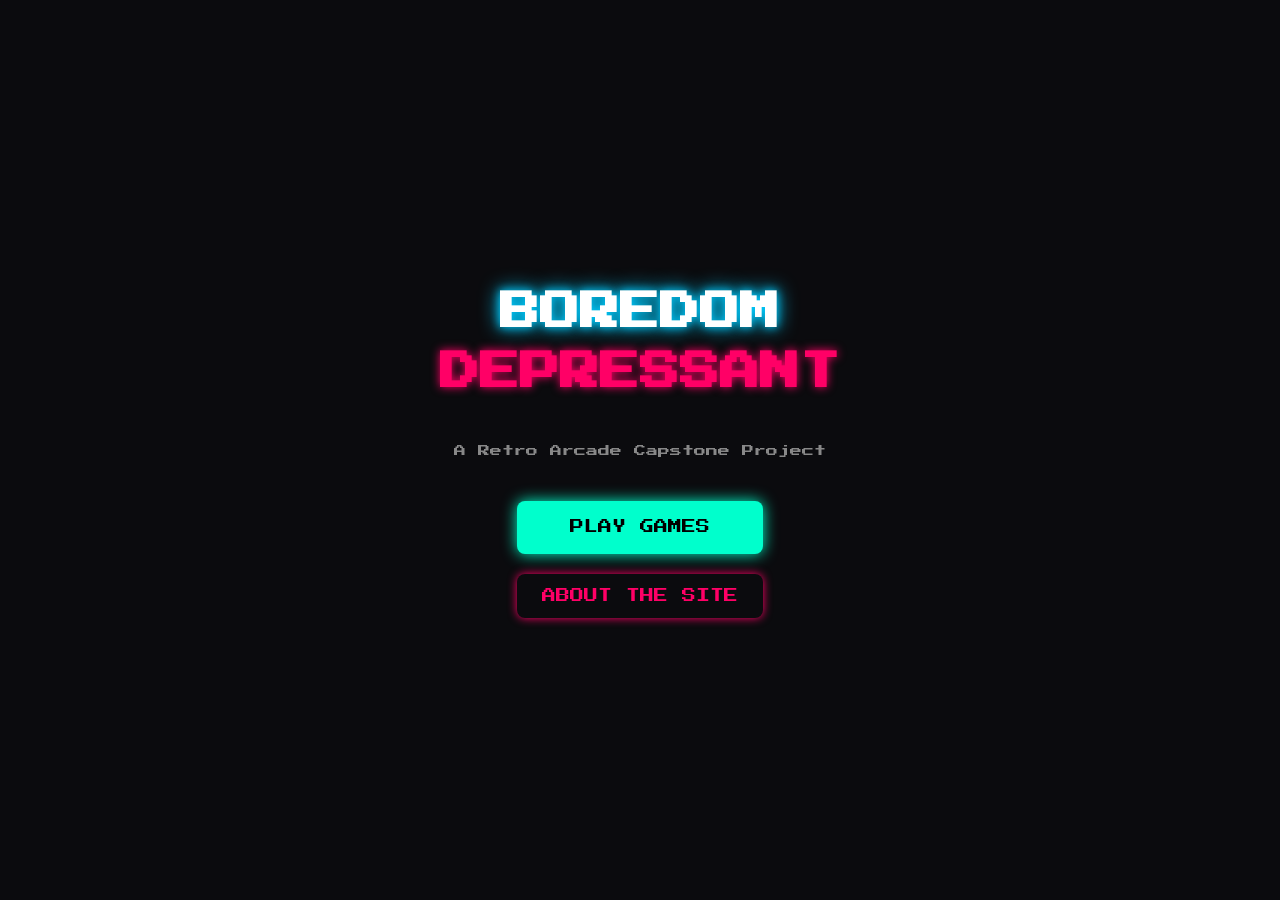
<file: index.html>
<!DOCTYPE html>
<html lang="en">
<head>
    <meta charset="UTF-8">
    <meta name="viewport" content="width=device-width, initial-scale=1.0">
    <title>Boredom Depressant</title>
    <!-- Simple Arcade Font from Google Fonts -->
    <link href="https://fonts.googleapis.com/css2?family=Press+Start+2P&display=swap" rel="stylesheet">
    <link rel="stylesheet" href="style.css">
</head>
<body>

    <!-- Main Screen Content -->
    <div class="main-container">
        
        <h1 class="title">BOREDOM <br><span class="pink-text">DEPRESSANT</span></h1>
        <p class="subtitle">A Retro Arcade Capstone Project</p>

        <!-- Menu Buttons -->
        <div class="button-container">
            <a href="games.html" class="btn play-btn">PLAY GAMES</a>
            <button id="about-btn" class="btn about-btn">ABOUT THE SITE</button>
        </div>

    </div>

    <!-- About Box (Hidden by default using CSS) -->
    <div id="about-box" class="modal-bg">
        <div class="modal-content">
            <h2>About This Project</h2>
            <p>This is a 1-week capstone project built using standard HTML, CSS, and JavaScript.</p>
            <p>It features simple minigames designed to cure boredom during school breaks!</p>
            <button id="close-btn">Close</button>
        </div>
    </div>

    <script src="script.js"></script>
</body>
</html>
</file>
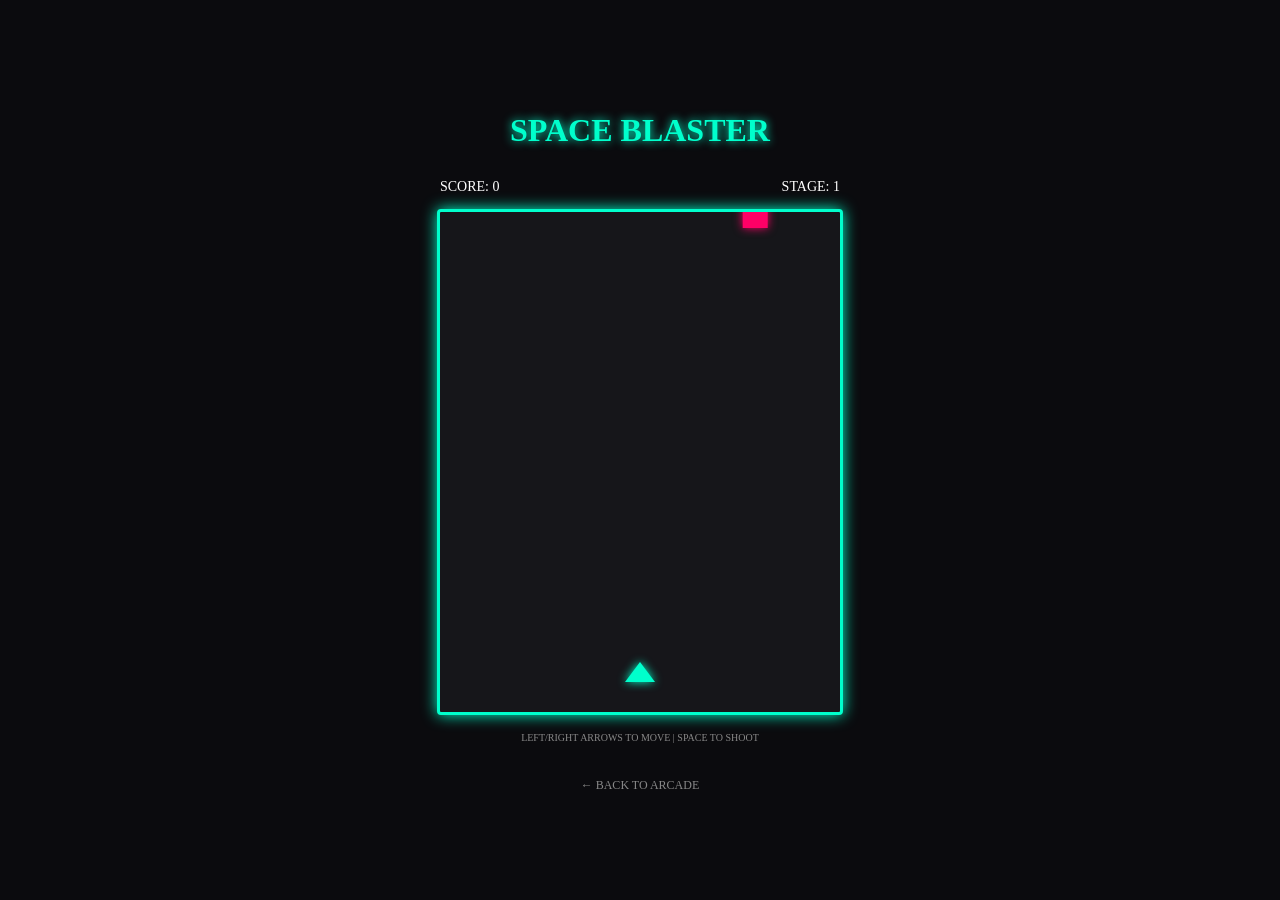
<file: blaster.html>
<!DOCTYPE html>
<html lang="en">
<head>
    <meta charset="UTF-8">
    <meta name="viewport" content="width=device-width, initial-scale=1.0">
    <title>Space Blaster</title>
    <link rel="stylesheet" href="style.css">
    <style>#gameCanvas { border: 3px solid var(--neon-cyan); box-shadow: 0 0 15px var(--neon-cyan); }</style>
</head>
<body>
    <div class="game-container">
        <h1 style="color: var(--neon-cyan); text-shadow: 0 0 10px var(--neon-cyan);">SPACE BLASTER</h1>
        <div class="game-ui"><span>SCORE: <span id="scoreVal">0</span></span><span>STAGE: <span id="stageVal">1</span></span></div>
        <canvas id="gameCanvas" width="400" height="500"></canvas>
        <p class="controls-hint">LEFT/RIGHT ARROWS TO MOVE | SPACE TO SHOOT</p>
        <a href="games.html" class="back-link">← BACK TO ARCADE</a>
    </div>
    <script src="leaderboard.js"></script>
    <script src="blaster.js"></script>
</body>
</html>
</file>
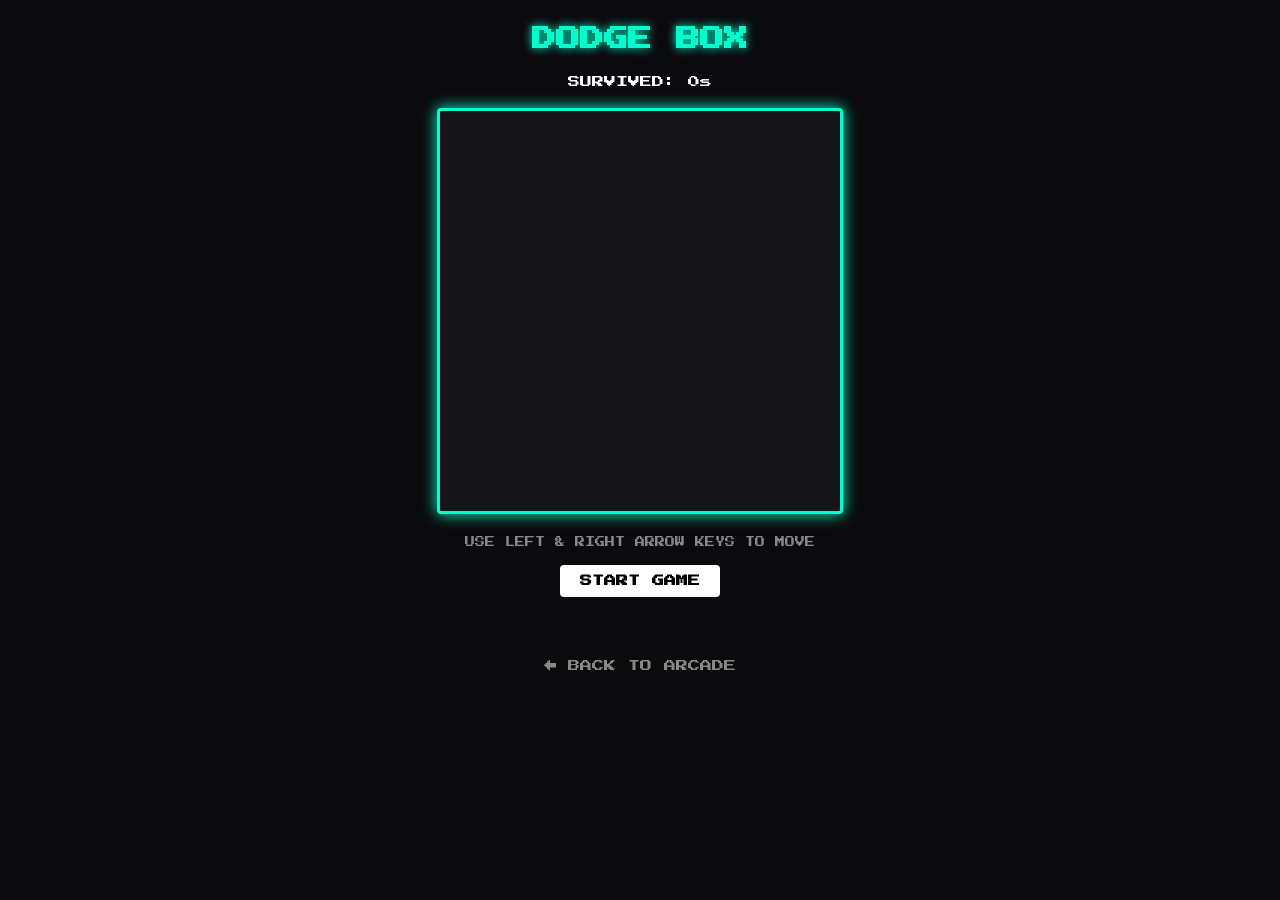
<file: dodge.html>
<!DOCTYPE html>
<html lang="en">
<head>
    <meta charset="UTF-8">
    <meta name="viewport" content="width=device-width, initial-scale=1.0">
    <title>Dodge Box - Boredom Depressant</title>
    <link href="https://fonts.googleapis.com/css2?family=Press+Start+2P&display=swap" rel="stylesheet">
    <link rel="stylesheet" href="style.css">
    
    <!-- Custom styling just for this page to keep style.css safe -->
    <style>
        .dodge-container {
            max-width: 600px;
            margin: 0px auto;
            padding-top: 20px;
        }
        .dodge-heading {
            font-size: 24px;
            color: #00ffcc;
            text-shadow: 0px 0px 10px #00ffcc;
            margin-bottom: 15px;
        }
        .score-box {
            font-size: 12px;
            margin-bottom: 15px;
            color: #ffffff;
        }
        /* Style for our game screen drawing area */
        #gameCanvas {
            background-color: #16161a;
            border: 3px solid #00ffcc;
            box-shadow: 0px 0px 15px #00ffcc;
            display: block;
            margin: 0px auto;
            margin-bottom: 20px;
        }
        .controls-hint {
            font-size: 10px;
            color: #888888;
            margin-bottom: 15px;
        }
    </style>
</head>
<body>

    <div class="dodge-container">
        <h1 class="dodge-heading">DODGE BOX</h1>
        
        <div class="score-box">
            <span>SURVIVED: <span id="score-display">0</span>s</span>
        </div>

        <!-- The 400x400 pixels arcade window -->
        <canvas id="gameCanvas" width="400" height="400"></canvas>

        <p class="controls-hint">USE LEFT & RIGHT ARROW KEYS TO MOVE</p>

        <!-- Reuse the play button style from our menu -->
        <button id="start-btn" class="play-btn-small">START GAME</button>

        <div class="back-container" style="margin-top: 30px;">
            <a href="games.html" class="back-link">← BACK TO ARCADE</a>
        </div>
    </div>

    <script src="dodge.js"></script>
</body>
</html>
</file>
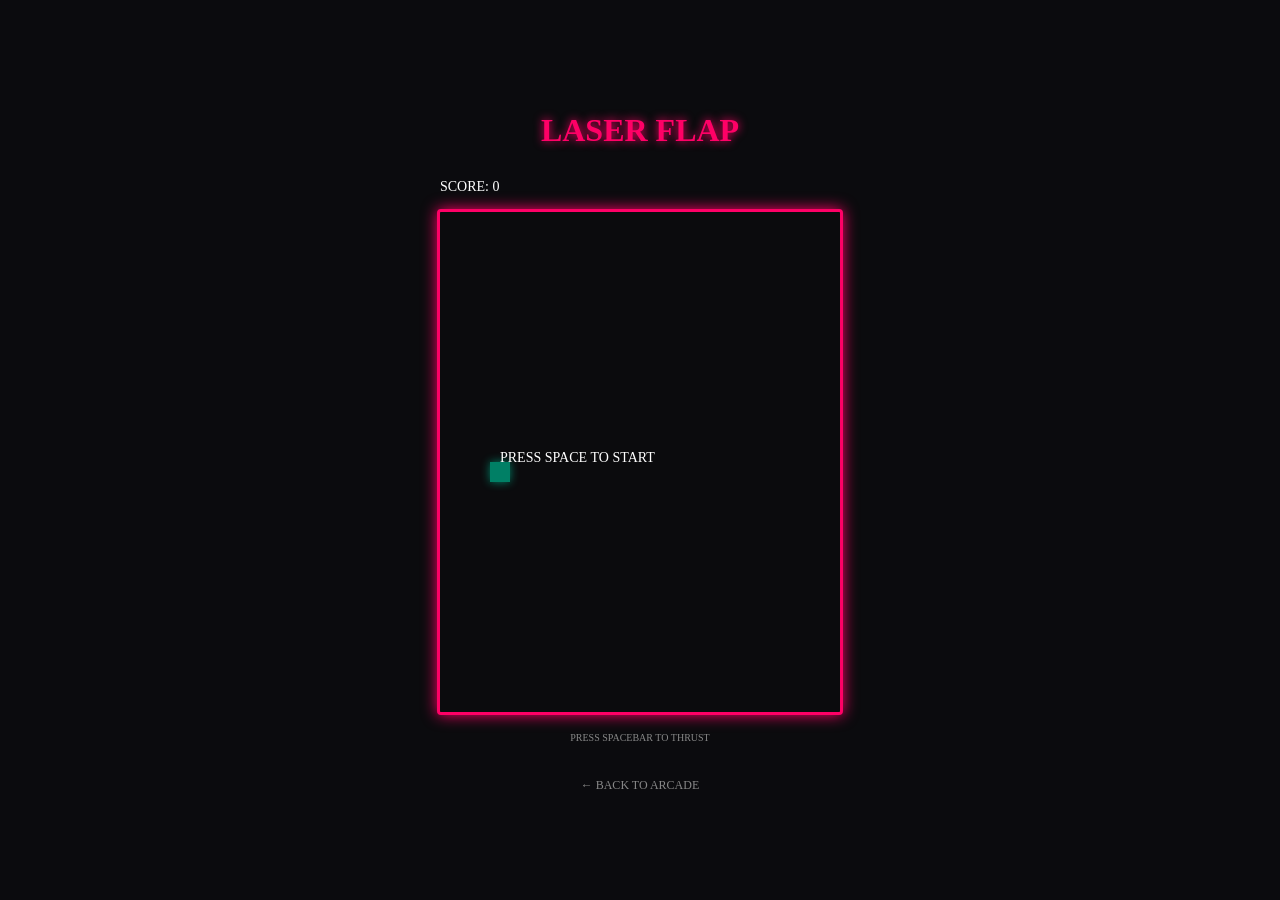
<file: flap.html>
<!DOCTYPE html>
<html lang="en">
<head>
    <meta charset="UTF-8">
    <meta name="viewport" content="width=device-width, initial-scale=1.0">
    <title>Laser Flap</title>
    <link rel="stylesheet" href="style.css">
    <style>#gameCanvas { border: 3px solid var(--neon-pink); box-shadow: 0 0 15px var(--neon-pink); }</style>
</head>
<body>
    <div class="game-container">
        <h1 style="color: var(--neon-pink); text-shadow: 0 0 10px var(--neon-pink);">LASER FLAP</h1>
        <div class="game-ui"><span>SCORE: <span id="scoreVal">0</span></span></div>
        <canvas id="gameCanvas" width="400" height="500"></canvas>
        <p class="controls-hint">PRESS SPACEBAR TO THRUST</p>
        <a href="games.html" class="back-link">← BACK TO ARCADE</a>
    </div>
    <script src="leaderboard.js"></script>
    <script src="flap.js"></script>
</body>
</html>
</file>
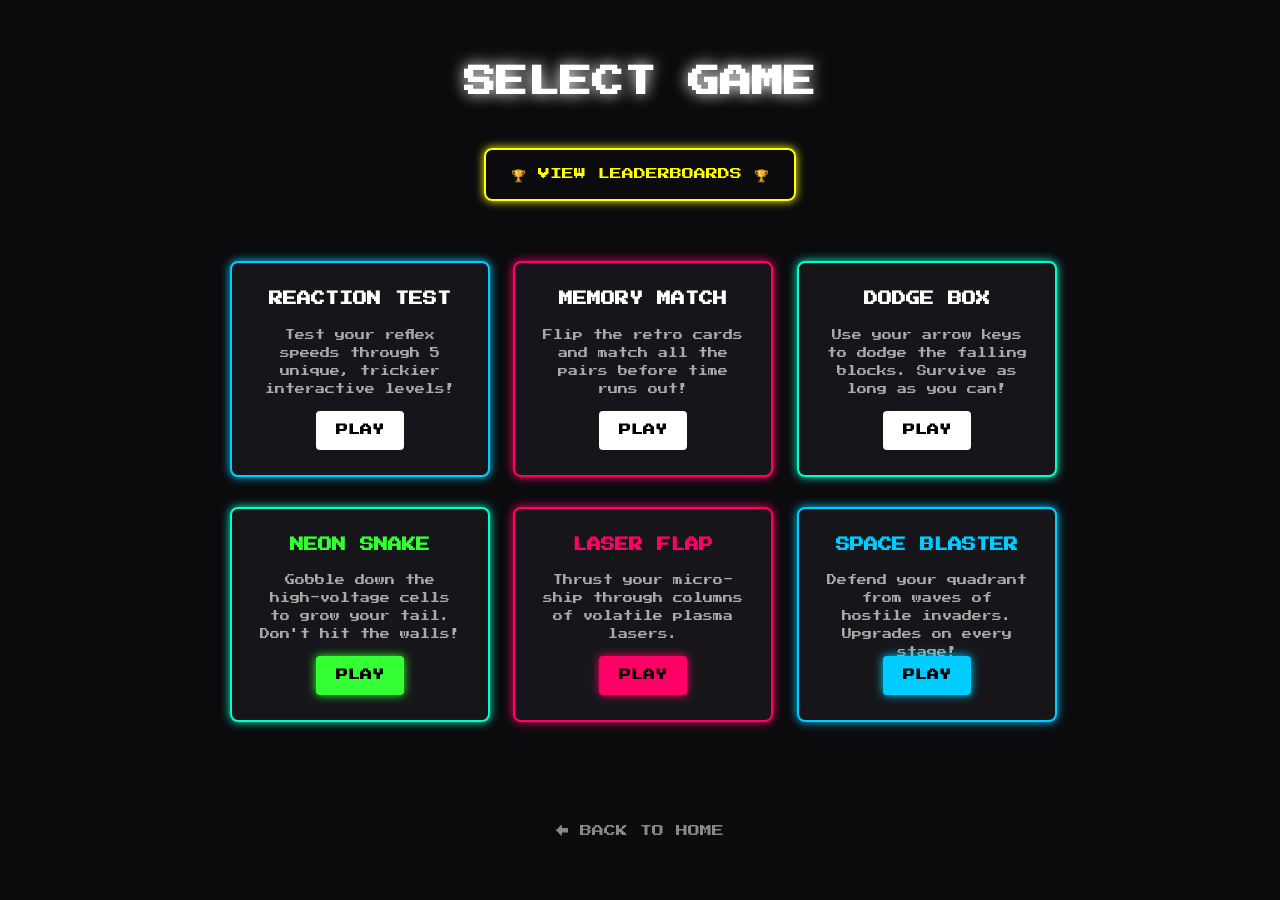
<file: games.html>
<!DOCTYPE html>
<html lang="en">
<head>
    <meta charset="UTF-8">
    <meta name="viewport" content="width=device-width, initial-scale=1.0">
    <title>Arcade Menu - Boredom Depressant</title>
    <link href="https://fonts.googleapis.com/css2?family=Press+Start+2P&display=swap" rel="stylesheet">
    <link rel="stylesheet" href="style.css">
    <style>
        .leaderboard-btn-container {
            margin-bottom: 40px;
        }
        .leaderboard-btn {
            background-color: transparent;
            color: #ffff00;
            border: 2px solid #ffff00;
            box-shadow: 0px 0px 10px #ffff00;
            font-size: 12px;
            display: inline-block;
        }
        .leaderboard-btn:hover {
            background-color: rgba(255, 255, 0, 0.1);
            transform: scale(1.05);
            box-shadow: 0px 0px 20px #ffff00;
        }
    </style>
</head>
<body>

    <div class="menu-container">
        <h1 class="menu-title">SELECT GAME</h1>
        
        <div class="leaderboard-btn-container">
            <a href="score.html" class="btn leaderboard-btn">🏆 VIEW LEADERBOARDS 🏆</a>
        </div>
        
        <div class="games-grid">
            
            <div class="game-card blue-glow">
                <h2 class="game-name">REACTION TEST</h2>
                <p class="game-desc">Test your reflex speeds through 5 unique, trickier interactive levels!</p>
                <a href="reaction.html" class="play-btn-small">PLAY</a>
            </div>

            <div class="game-card pink-glow">
                <h2 class="game-name">MEMORY MATCH</h2>
                <p class="game-desc">Flip the retro cards and match all the pairs before time runs out!</p>
                <a href="memory.html" class="play-btn-small">PLAY</a>
            </div>

            <div class="game-card green-glow">
                <h2 class="game-name">DODGE BOX</h2>
                <p class="game-desc">Use your arrow keys to dodge the falling blocks. Survive as long as you can!</p>
                <a href="dodge.html" class="play-btn-small">PLAY</a>
            </div>

            <div class="game-card green-glow">
                <h2 class="game-name" style="color: #33ff33;">NEON SNAKE</h2>
                <p class="game-desc">Gobble down the high-voltage cells to grow your tail. Don't hit the walls!</p>
                <a href="snake.html" class="play-btn-small" style="background-color: #33ff33; box-shadow: 0px 0px 10px #33ff33;">PLAY</a>
            </div>

            <div class="game-card pink-glow">
                <h2 class="game-name" style="color: #ff0066;">LASER FLAP</h2>
                <p class="game-desc">Thrust your micro-ship through columns of volatile plasma lasers.</p>
                <a href="flap.html" class="play-btn-small" style="background-color: #ff0066; box-shadow: 0px 0px 10px #ff0066;">PLAY</a>
            </div>

            <div class="game-card blue-glow">
                <h2 class="game-name" style="color: #00ccff;">SPACE BLASTER</h2>
                <p class="game-desc">Defend your quadrant from waves of hostile invaders. Upgrades on every stage!</p>
                <a href="blaster.html" class="play-btn-small" style="background-color: #00ccff; box-shadow: 0px 0px 10px #00ccff;">PLAY</a>
            </div>

        </div>

        <div class="back-container">
            <a href="index.html" class="back-link">← BACK TO HOME</a>
        </div>
    </div>

</body>
</html>
</file>
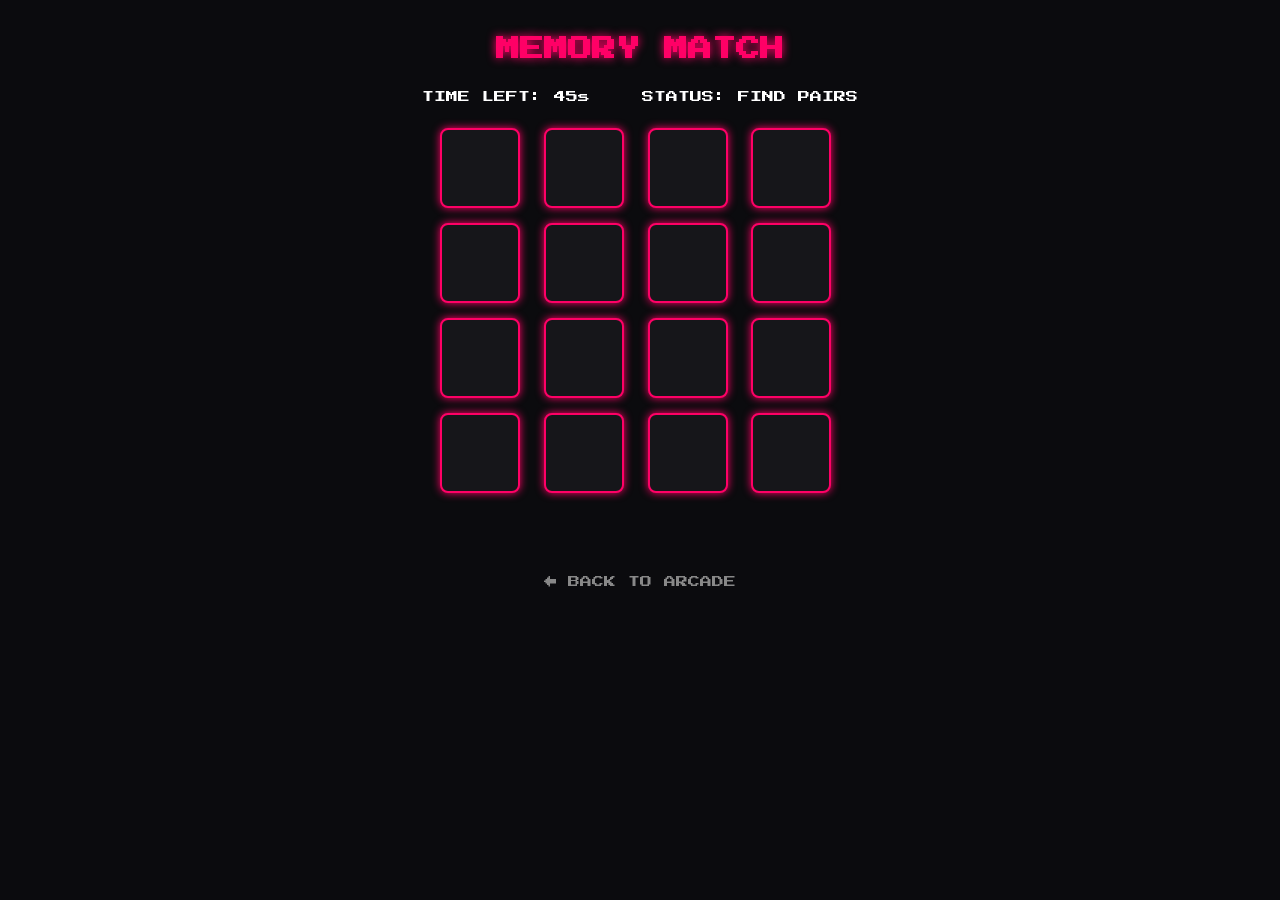
<file: memory.html>
<!DOCTYPE html>
<html lang="en">
<head>
    <meta charset="UTF-8">
    <meta name="viewport" content="width=device-width, initial-scale=1.0">
    <title>Memory Match - Boredom Depressant</title>
    <link href="https://fonts.googleapis.com/css2?family=Press+Start+2P&display=swap" rel="stylesheet">
    <link rel="stylesheet" href="style.css">
    
    <!-- Custom beginner styles just for this game so style.css stays untouched -->
    <style>
        .memory-container {
            max-width: 600px;
            margin: 0px auto;
            padding-top: 30px;
        }
        .memory-heading {
            font-size: 24px;
            color: #ff0066;
            text-shadow: 0px 0px 10px #ff0066;
            margin-bottom: 20px;
        }
        .status-box {
            font-size: 12px;
            color: #ffffff;
            margin-bottom: 20px;
        }
        /* Grid layout for 4x4 cards */
        .card-grid {
            display: grid;
            grid-template-columns: repeat(4, 1fr);
            gap: 15px;
            max-width: 400px;
            margin: 0px auto;
            margin-bottom: 30px;
        }
        /* Style for an individual card block */
        .card {
            width: 80px;
            height: 80px;
            background-color: #16161a;
            border: 2px solid #ff0066;
            box-shadow: 0px 0px 8px #ff0066;
            border-radius: 8px;
            display: flex;
            justify-content: center;
            align-items: center;
            font-size: 20px;
            color: transparent; /* Hides the symbol at start */
            cursor: pointer;
            user-select: none;
        }
        /* Class added by JS when a card is clicked */
        .card.flipped {
            background-color: #ffffff;
            color: #000000;
            border-color: #ffffff;
            box-shadow: 0px 0px 10px #ffffff;
        }
        /* Class added by JS when cards match successfully */
        .card.matched {
            background-color: #00ffcc;
            color: #000000;
            border-color: #00ffcc;
            box-shadow: 0px 0px 10px #00ffcc;
            cursor: default;
        }
    </style>
</head>
<body>

    <div class="memory-container">
        <h1 class="memory-heading">MEMORY MATCH</h1>
        
        <div class="status-box">
            <span>TIME LEFT: <span id="timer-display">45</span>s</span>
            <span style="margin-left: 40px;">STATUS: <span id="msg-display">FIND PAIRS</span></span>
        </div>

        <!-- The 16 cards will be generated inside here by JavaScript -->
        <div id="grid-container" class="card-grid"></div>

        <div class="back-container">
            <a href="games.html" class="back-link">← BACK TO ARCADE</a>
        </div>
    </div>

    <script src="memory.js"></script>
</body>
</html>
</file>
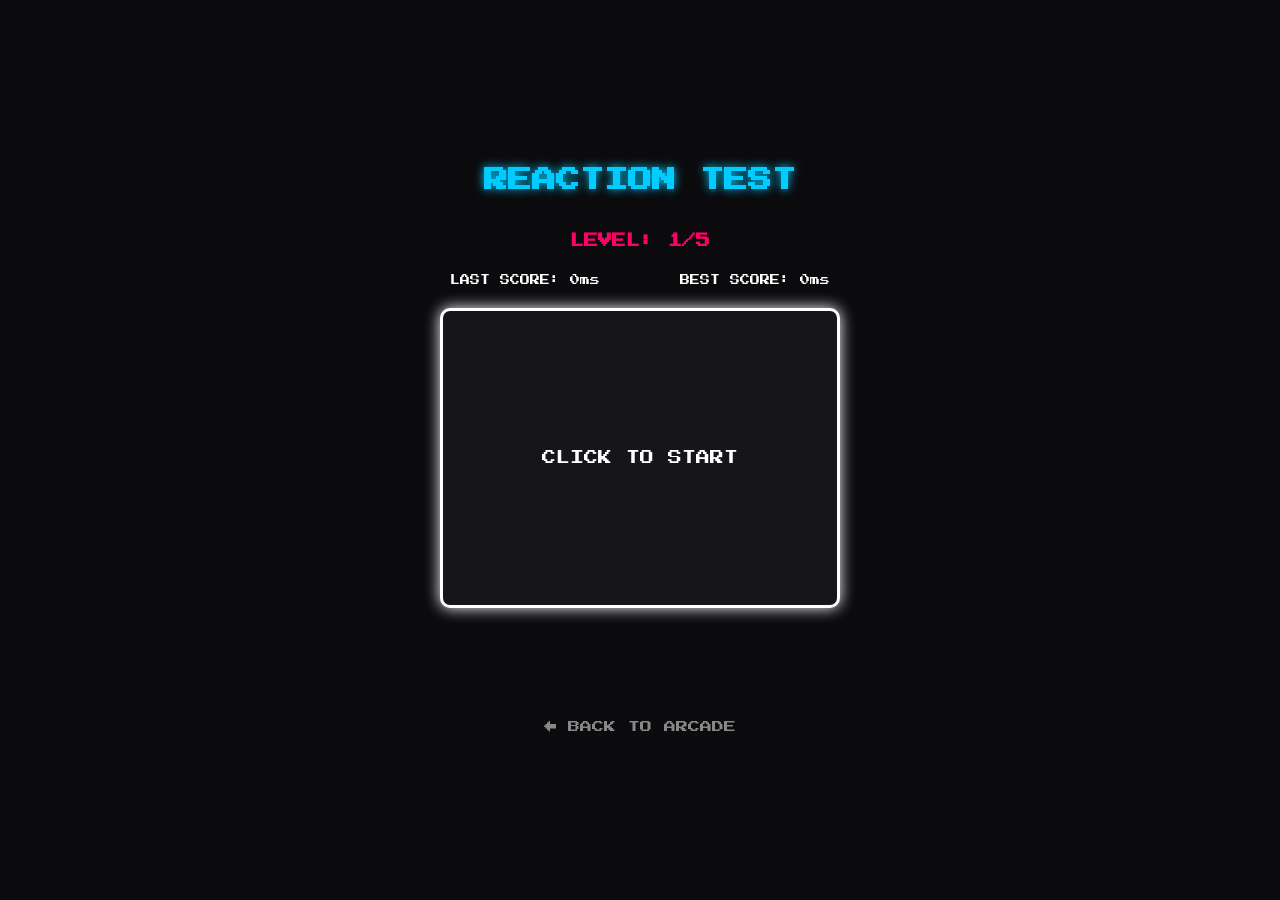
<file: reaction.html>
<!DOCTYPE html>
<html lang="en">
<head>
    <meta charset="UTF-8">
    <meta name="viewport" content="width=device-width, initial-scale=1.0">
    <title>Reaction Test - Boredom Depressant</title>
    <link href="https://fonts.googleapis.com/css2?family=Press+Start+2P&display=swap" rel="stylesheet">
    <link rel="stylesheet" href="style.css">
</head>
<body>

    <div class="game-container">
        
        <h1 class="game-heading">REACTION TEST</h1>
        
        <!-- Level Tracker Area -->
        <h2 id="level-display" style="font-size: 14px; color: #ff0066; margin-bottom: 20px;">LEVEL: 1/5</h2>
        
        <div class="scoreboard">
            <span class="score-text">LAST SCORE: <span id="current-score">0</span>ms</span>
            <span class="score-text">BEST SCORE: <span id="best-score">0</span>ms</span>
        </div>

        <div id="click-zone" class="start-state">
            <p id="zone-text">CLICK TO START</p>
        </div>

        <div class="back-container">
            <a href="games.html" class="back-link">← BACK TO ARCADE</a>
        </div>

    </div>

    <script src="reaction.js"></script>
</body>
</html>
</file>
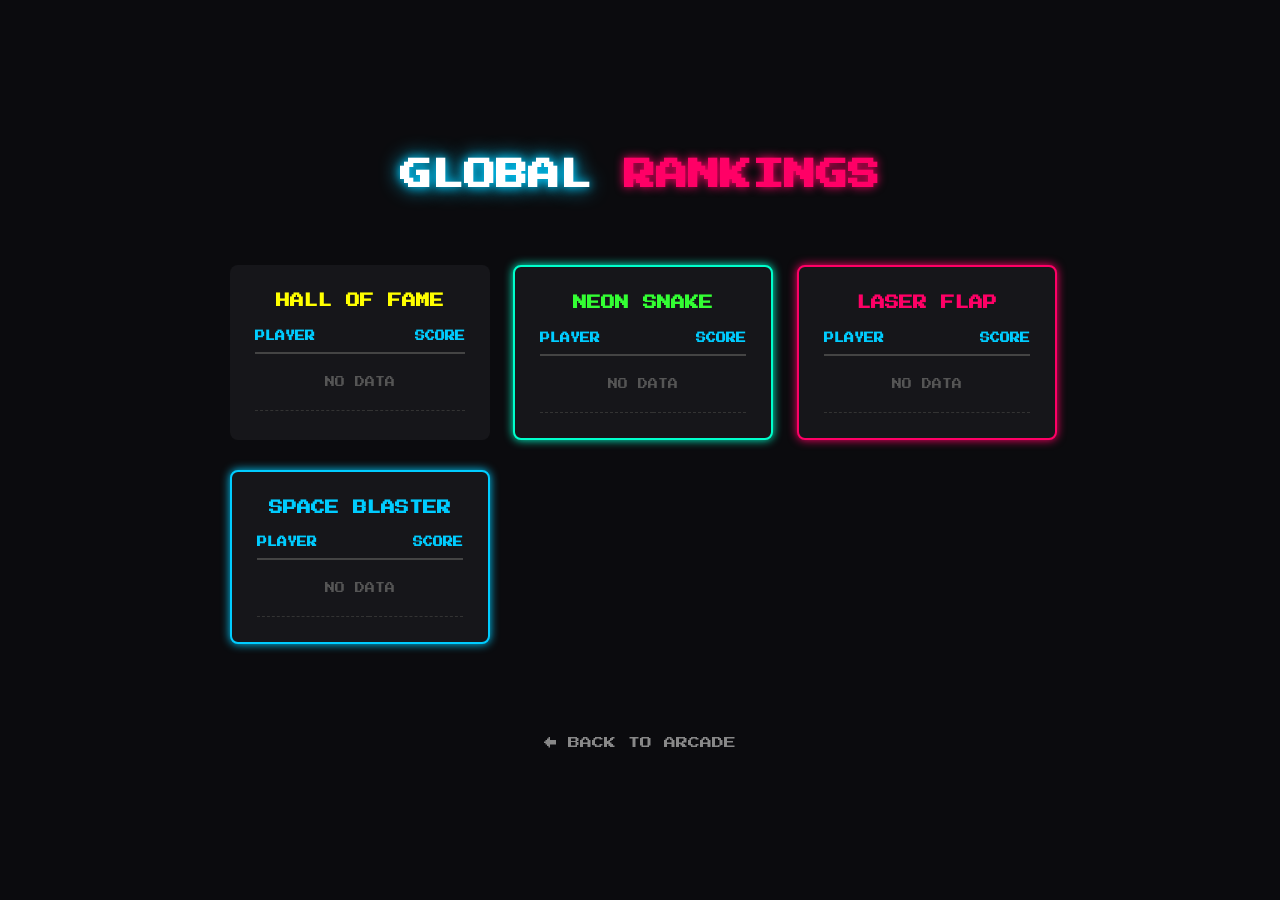
<file: score.html>
<!DOCTYPE html>
<html lang="en">
<head>
    <meta charset="UTF-8">
    <meta name="viewport" content="width=device-width, initial-scale=1.0">
    <title>Leaderboards - Boredom Depressant</title>
    <link href="https://fonts.googleapis.com/css2?family=Press+Start+2P&display=swap" rel="stylesheet">
    <link rel="stylesheet" href="style.css">
    <style>
        .scores-container {
            max-width: 900px;
            margin: 0 auto;
            padding: 40px 20px;
            display: flex;
            flex-direction: column;
            align-items: center;
            min-height: 100vh;
        }
        .score-table {
            width: 100%;
            font-size: 10px;
            text-align: left;
            border-collapse: collapse;
            margin-top: 15px;
        }
        .score-table th {
            border-bottom: 2px solid #444;
            padding-bottom: 8px;
            color: #00ccff;
        }
        .score-table td {
            padding: 12px 0;
            border-bottom: 1px dashed #333;
        }
    </style>
</head>
<body>
    <div class="scores-container">
        <h1 class="title" style="margin-bottom: 40px; font-size: 32px;">GLOBAL <span class="pink-text">RANKINGS</span></h1>
        
        <div class="games-grid" id="boards-grid">
            </div>

        <div class="back-container" style="margin-top: 40px;">
            <a href="games.html" class="back-link">← BACK TO ARCADE</a>
        </div>
    </div>

    <script src="leaderboard.js"></script>
    <script>
        function renderTable(title, data, glowClass, headingColor) {
            let rows = data.length === 0 
                ? `<tr><td colspan="2" style="text-align:center; color:#555; padding: 20px 0;">NO DATA</td></tr>` 
                : data.map((d, i) => `<tr><td>#${i+1} ${d.name}</td><td style="text-align:right;">${d.score}</td></tr>`).join('');
            
            return `
                <div class="game-card ${glowClass}">
                    <h2 class="game-name" style="color: ${headingColor}; font-size: 14px; margin-bottom: 10px;">${title}</h2>
                    <table class="score-table">
                        <tr><th>PLAYER</th><th style="text-align:right;">SCORE</th></tr>
                        ${rows}
                    </table>
                </div>
            `;
        }

        const grid = document.getElementById('boards-grid');
        grid.innerHTML += renderTable('HALL OF FAME', LeaderboardManager.getHallOfFame(), 'yellow-glow', '#ffff00');
        grid.innerHTML += renderTable('NEON SNAKE', LeaderboardManager.getScores('snake'), 'green-glow', '#33ff33');
        grid.innerHTML += renderTable('LASER FLAP', LeaderboardManager.getScores('flap'), 'pink-glow', '#ff0066');
        grid.innerHTML += renderTable('SPACE BLASTER', LeaderboardManager.getScores('blaster'), 'blue-glow', '#00ccff');
    </script>
</body>
</html>
</file>
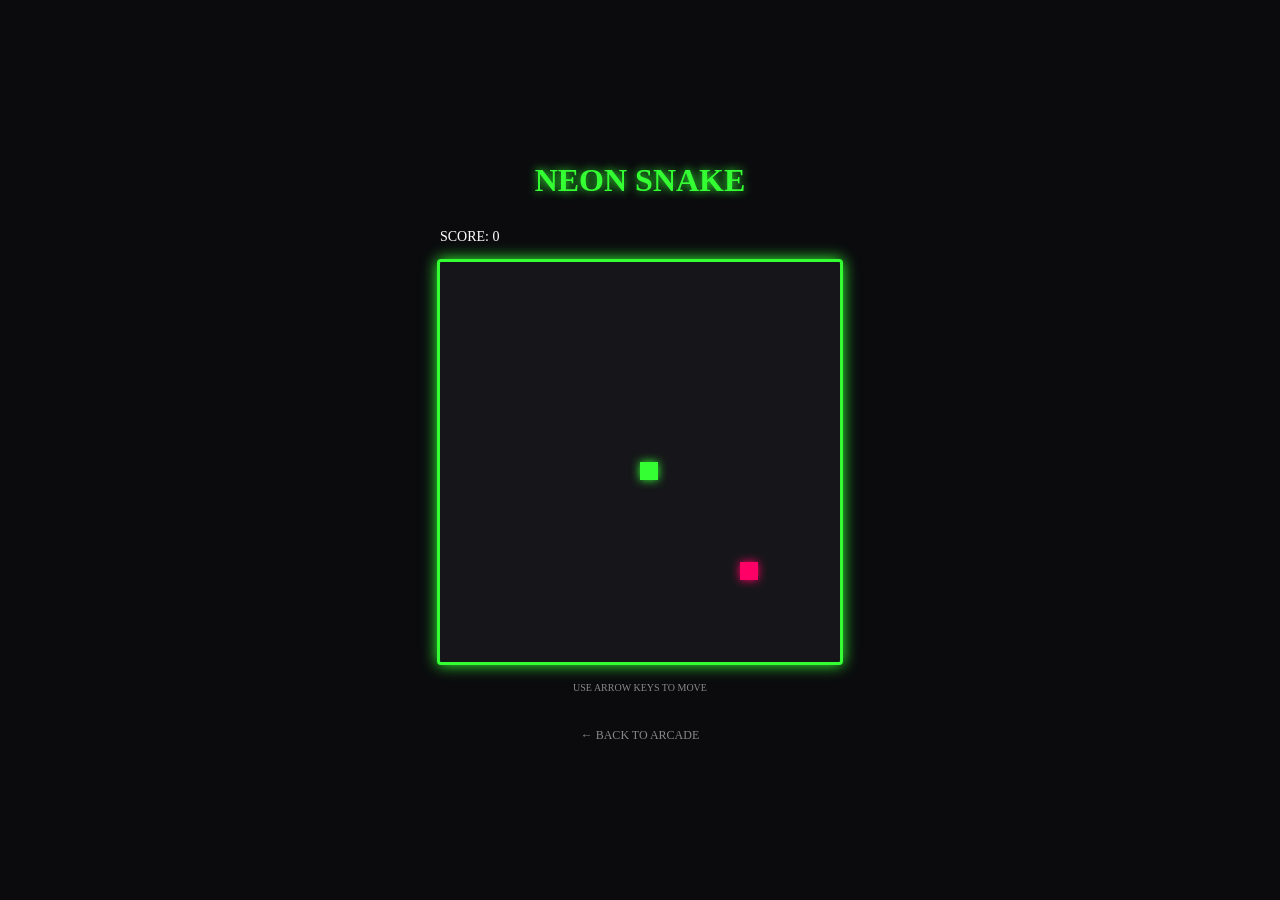
<file: snake.html>
<!DOCTYPE html>
<html lang="en">
<head>
    <meta charset="UTF-8">
    <meta name="viewport" content="width=device-width, initial-scale=1.0">
    <title>Neon Snake</title>
    <link rel="stylesheet" href="style.css">
    <style>#gameCanvas { border: 3px solid var(--neon-green); box-shadow: 0 0 15px var(--neon-green); }</style>
</head>
<body>
    <div class="game-container">
        <h1 style="color: var(--neon-green); text-shadow: 0 0 10px var(--neon-green);">NEON SNAKE</h1>
        <div class="game-ui"><span>SCORE: <span id="scoreVal">0</span></span></div>
        <canvas id="gameCanvas" width="400" height="400"></canvas>
        <p class="controls-hint">USE ARROW KEYS TO MOVE</p>
        <a href="games.html" class="back-link">← BACK TO ARCADE</a>
    </div>
    <script src="leaderboard.js"></script>
    <script src="snake.js"></script>
</body>
</html>
</file>
<file: style.css>
/* Reset margins and set up the dark background */
body {
    background-color: #0b0b0e;
    color: white;
    font-family: 'Press Start 2P', cursive; /* Gives it that 8-bit retro look */
    text-align: center;
    margin: 0px;
    padding: 0px;
}

/* Center everything vertically and horizontally on the screen */
.main-container {
    display: flex;
    flex-direction: column;
    justify-content: center;
    align-items: center;
    height: 100vh;
}

/* Typography & Neon Glows */
.title {
    font-size: 40px;
    line-height: 60px;
    text-shadow: 0px 0px 10px #00ccff, 0px 0px 20px #00ccff; /* Blue neon glow */
}

.pink-text {
    color: #ff0066;
    text-shadow: 0px 0px 10px #ff0066, 0px 0px 20px #ff0066; /* Pink neon glow */
}

.subtitle {
    color: #888888;
    font-size: 12px;
    margin-top: 20px;
    margin-bottom: 50px;
}

/* Buttons Layout */
.button-container {
    display: flex;
    flex-direction: column;
    gap: 20px;
}

/* Standard Button Base Styles */
.btn {
    font-family: 'Press Start 2P', cursive;
    font-size: 16px;
    padding: 15px 30px;
    border: none;
    cursor: pointer;
    text-decoration: none;
    border-radius: 8px;
    transition: 0.2s; /* Makes hover effect smooth */
}

/* Play Button Color and Glow */
.play-btn {
    background-color: #00ffcc;
    color: black;
    box-shadow: 0px 0px 15px #00ffcc;
}

.play-btn:hover {
    transform: scale(1.05); /* Slightly grows when mouse hovers over it */
    box-shadow: 0px 0px 25px #00ffcc;
}

/* About Button Color and Glow */
.about-btn {
    background-color: transparent;
    color: #ff0066;
    border: 2px solid #ff0066;
    box-shadow: 0px 0px 10px #ff0066;
}

.about-btn:hover {
    background-color: rgba(255, 0, 102, 0.1);
    transform: scale(1.05);
}

/* --- ABOUT POP-UP BOX (MODAL) --- */
.modal-bg {
    position: fixed;
    top: 0px;
    left: 0px;
    width: 100%;
    height: 100%;
    background-color: rgba(0, 0, 0, 0.8);
    display: none; /* Hidden by default */
    justify-content: center;
    align-items: center;
}

.modal-content {
    background-color: #16161a;
    border: 2px solid #00ccff;
    box-shadow: 0px 0px 20px #00ccff;
    padding: 30px;
    border-radius: 10px;
    max-width: 400px;
    font-size: 11px;
    line-height: 28px;
}

.modal-content h2 {
    color: #00ccff;
    margin-bottom: 20px;
}

#close-btn {
    background-color: #ff0066;
    color: white;
    border: none;
    padding: 10px 20px;
    font-family: 'Press Start 2P', cursive;
    cursor: pointer;
    margin-top: 20px;
    border-radius: 5px;
}

/* --- GAME MENU STYLES --- */
.menu-container {
    max-width: 900px;
    margin: 0px auto;
    padding-top: 50px;
    padding-bottom: 50px;
}

.menu-title {
    font-size: 32px;
    color: #ffffff;
    text-shadow: 0px 0px 15px #ffffff;
    margin-bottom: 40px;
}

.games-grid {
    display: flex;
    justify-content: center;
    flex-wrap: wrap;
    gap: 30px;
    padding: 20px;
}

.game-card {
    background-color: #16161a;
    border-radius: 8px;
    width: 260px;
    padding: 25px;
    text-align: center;
    transition: 0.3s;
}

.blue-glow {
    border: 2px solid #00ccff;
    box-shadow: 0px 0px 10px #00ccff;
}
.blue-glow:hover {
    transform: translateY(-5px);
    box-shadow: 0px 0px 20px #00ccff;
}

.pink-glow {
    border: 2px solid #ff0066;
    box-shadow: 0px 0px 10px #ff0066;
}
.pink-glow:hover {
    transform: translateY(-5px);
    box-shadow: 0px 0px 20px #ff0066;
}

.green-glow {
    border: 2px solid #00ffcc;
    box-shadow: 0px 0px 10px #00ffcc;
}
.green-glow:hover {
    transform: translateY(-5px);
    box-shadow: 0px 0px 20px #00ffcc;
}

.game-name {
    font-size: 14px;
    margin-bottom: 15px;
    color: #ffffff;
}

.game-desc {
    font-size: 10px;
    color: #aaaaaa;
    line-height: 18px;
    margin-bottom: 25px;
    height: 60px;
}

.play-btn-small {
    display: inline-block;
    font-family: 'Press Start 2P', cursive;
    font-size: 12px;
    padding: 10px 20px;
    background-color: #ffffff;
    color: #000000;
    text-decoration: none;
    border: none;
    border-radius: 4px;
    cursor: pointer;
    font-weight: bold;
}
.play-btn-small:hover {
    background-color: #00ccff;
    color: white;
}

.locked {
    background-color: #444444;
    color: #888888;
    cursor: not-allowed;
}
.locked:hover {
    background-color: #444444;
    color: #888888;
}

.back-container {
    margin-top: 50px;
}

.back-link {
    color: #888888;
    font-size: 12px;
    text-decoration: none;
}
.back-link:hover {
    color: #ff0066;
}

/* --- REACTION GAME STYLES --- */
.game-container {
    max-width: 600px;
    margin: 0px auto;
    padding-top: 40px;
}

.game-heading {
    font-size: 24px;
    color: #00ccff;
    text-shadow: 0px 0px 10px #00ccff;
    margin-bottom: 30px;
}

.scoreboard {
    display: flex;
    justify-content: space-between;
    margin-bottom: 20px;
    padding-left: 10px;
    padding-right: 10px;
}

.score-text {
    font-size: 10px;
    color: #ffffff;
}

#click-zone {
    width: 100%;
    height: 300px;
    margin-bottom: 30px;
    display: flex;
    justify-content: center;
    align-items: center;
    border-radius: 10px;
    cursor: pointer;
    user-select: none;
}

#zone-text {
    font-size: 14px;
    pointer-events: none;
}

.start-state {
    background-color: #16161a;
    border: 3px solid #ffffff;
    box-shadow: 0px 0px 15px #ffffff;
    color: #ffffff;
}

.waiting-state {
    background-color: #ff0066;
    border: 3px solid #ff0066;
    box-shadow: 0px 0px 20px #ff0066;
    color: #ffffff;
}

.click-state {
    background-color: #00ffcc;
    border: 3px solid #00ffcc;
    box-shadow: 0px 0px 20px #00ffcc;
    color: #000000;
}

/* Color States */
.blue-state {
    background-color: #00ccff;
    border: 3px solid #00ccff;
    box-shadow: 0px 0px 20px #00ccff;
    color: #000000;
}

.purple-state {
    background-color: #9933ff;
    border: 3px solid #9933ff;
    box-shadow: 0px 0px 20px #9933ff;
    color: #ffffff;
}

.yellow-state {
    background-color: #ffff00;
    border: 3px solid #ffff00;
    box-shadow: 0px 0px 20px #ffff00;
    color: #000000;
}

/* Base Reset & Variables */
* { box-sizing: border-box; margin: 0; padding: 0; }
:root {
    --bg-dark: #0b0b0e;
    --bg-card: #16161a;
    --neon-pink: #ff0066;
    --neon-cyan: #00ffcc;
    --neon-green: #33ff33;
    --neon-yellow: #ffff00;
    --neon-blue: #00ccff;
    --text-muted: #888888;
}

body {
    background-color: var(--bg-dark);
    color: white;
    font-family: 'Press Start 2P', cursive;
    text-align: center;
    line-height: 1.6;
}

/* Layouts */
.main-container, .menu-container, .game-container, .scores-container {
    max-width: 900px; margin: 0 auto; padding: 40px 20px;
    display: flex; flex-direction: column; align-items: center; justify-content: center; min-height: 100vh;
}

/* Typography & Glows */
h1 { font-size: 32px; margin-bottom: 20px; }
h2 { font-size: 20px; margin-bottom: 15px; }
.title-glow { text-shadow: 0 0 10px var(--neon-cyan), 0 0 20px var(--neon-cyan); }
.pink-text { color: var(--neon-pink); text-shadow: 0 0 10px var(--neon-pink); }
.subtitle { color: var(--text-muted); font-size: 12px; margin-bottom: 40px; }

/* Buttons */
.btn-group { display: flex; gap: 20px; flex-wrap: wrap; justify-content: center; }
.btn {
    font-family: inherit; font-size: 14px; padding: 15px 25px; border: none;
    border-radius: 8px; cursor: pointer; text-decoration: none; text-transform: uppercase; transition: all 0.2s ease;
}
.btn-cyan { background-color: var(--neon-cyan); color: black; box-shadow: 0 0 15px var(--neon-cyan); }
.btn-cyan:hover { transform: scale(1.05); box-shadow: 0 0 25px var(--neon-cyan); }
.btn-outline { background-color: transparent; color: var(--neon-pink); border: 2px solid var(--neon-pink); box-shadow: 0 0 10px var(--neon-pink); }
.btn-outline:hover { background-color: rgba(255, 0, 102, 0.1); transform: scale(1.05); }

/* Modals */
.modal-overlay {
    position: fixed; top: 0; left: 0; width: 100%; height: 100%; background: rgba(0, 0, 0, 0.85);
    display: none; justify-content: center; align-items: center; z-index: 100;
}
.modal-content {
    background: var(--bg-card); border: 2px solid var(--neon-cyan); box-shadow: 0 0 20px var(--neon-cyan);
    padding: 30px; border-radius: 10px; max-width: 450px; font-size: 12px; text-align: left;
}
.modal-content h2 { color: var(--neon-cyan); text-align: center; }
.modal-content p { margin-bottom: 15px; }

/* Grids */
.games-grid { display: grid; grid-template-columns: repeat(auto-fit, minmax(250px, 1fr)); gap: 30px; width: 100%; }
.card { background: var(--bg-card); padding: 25px; border-radius: 8px; display: flex; flex-direction: column; justify-content: space-between; transition: transform 0.3s; }
.card:hover { transform: translateY(-5px); }
.card-desc { font-size: 10px; color: #ccc; margin-bottom: 20px; line-height: 1.8; }

/* Glow Classes for Cards */
.glow-green { border: 2px solid var(--neon-green); box-shadow: 0 0 10px var(--neon-green); }
.glow-pink { border: 2px solid var(--neon-pink); box-shadow: 0 0 10px var(--neon-pink); }
.glow-cyan { border: 2px solid var(--neon-cyan); box-shadow: 0 0 10px var(--neon-cyan); }
.glow-yellow { border: 2px solid var(--neon-yellow); box-shadow: 0 0 10px var(--neon-yellow); }
.glow-blue { border: 2px solid var(--neon-blue); box-shadow: 0 0 10px var(--neon-blue); }

/* Game Canvas Shared Styles */
.game-ui { display: flex; justify-content: space-between; width: 100%; max-width: 400px; margin-bottom: 10px; font-size: 14px; }
canvas { background: var(--bg-card); border-radius: 4px; display: block; margin: 0 auto; }
.controls-hint { font-size: 10px; color: var(--text-muted); margin-top: 15px; }

/* Score Tables */
.score-table { width: 100%; font-size: 12px; text-align: left; border-collapse: collapse; }
.score-table th { border-bottom: 1px solid #444; padding-bottom: 10px; color: var(--neon-cyan); }
.score-table td { padding: 10px 0; border-bottom: 1px dashed #333; }

/* Nav */
.back-link { display: inline-block; margin-top: 30px; color: var(--text-muted); font-size: 12px; text-decoration: none; }
.back-link:hover { color: var(--neon-pink); }

/* --- REACTION GAME STYLES --- */
.scoreboard { display: flex; justify-content: space-between; margin-bottom: 20px; padding-left: 10px; padding-right: 10px; width: 100%; max-width: 400px;}
.score-text { font-size: 10px; color: #ffffff; }
#click-zone { width: 100%; max-width: 400px; height: 300px; margin-bottom: 30px; display: flex; justify-content: center; align-items: center; border-radius: 10px; cursor: pointer; user-select: none; }
#zone-text { font-size: 14px; pointer-events: none; }
.start-state { background-color: #16161a; border: 3px solid #ffffff; box-shadow: 0px 0px 15px #ffffff; color: #ffffff; }
.waiting-state { background-color: #ff0066; border: 3px solid #ff0066; box-shadow: 0px 0px 20px #ff0066; color: #ffffff; }
.click-state { background-color: #00ffcc; border: 3px solid #00ffcc; box-shadow: 0px 0px 20px #00ffcc; color: #000000; }
.blue-state { background-color: #00ccff; border: 3px solid #00ccff; box-shadow: 0px 0px 20px #00ccff; color: #000000; }
.purple-state { background-color: #9933ff; border: 3px solid #9933ff; box-shadow: 0px 0px 20px #9933ff; color: #ffffff; }
.yellow-state { background-color: #ffff00; border: 3px solid #ffff00; box-shadow: 0px 0px 20px #ffff00; color: #000000; }
</file>
